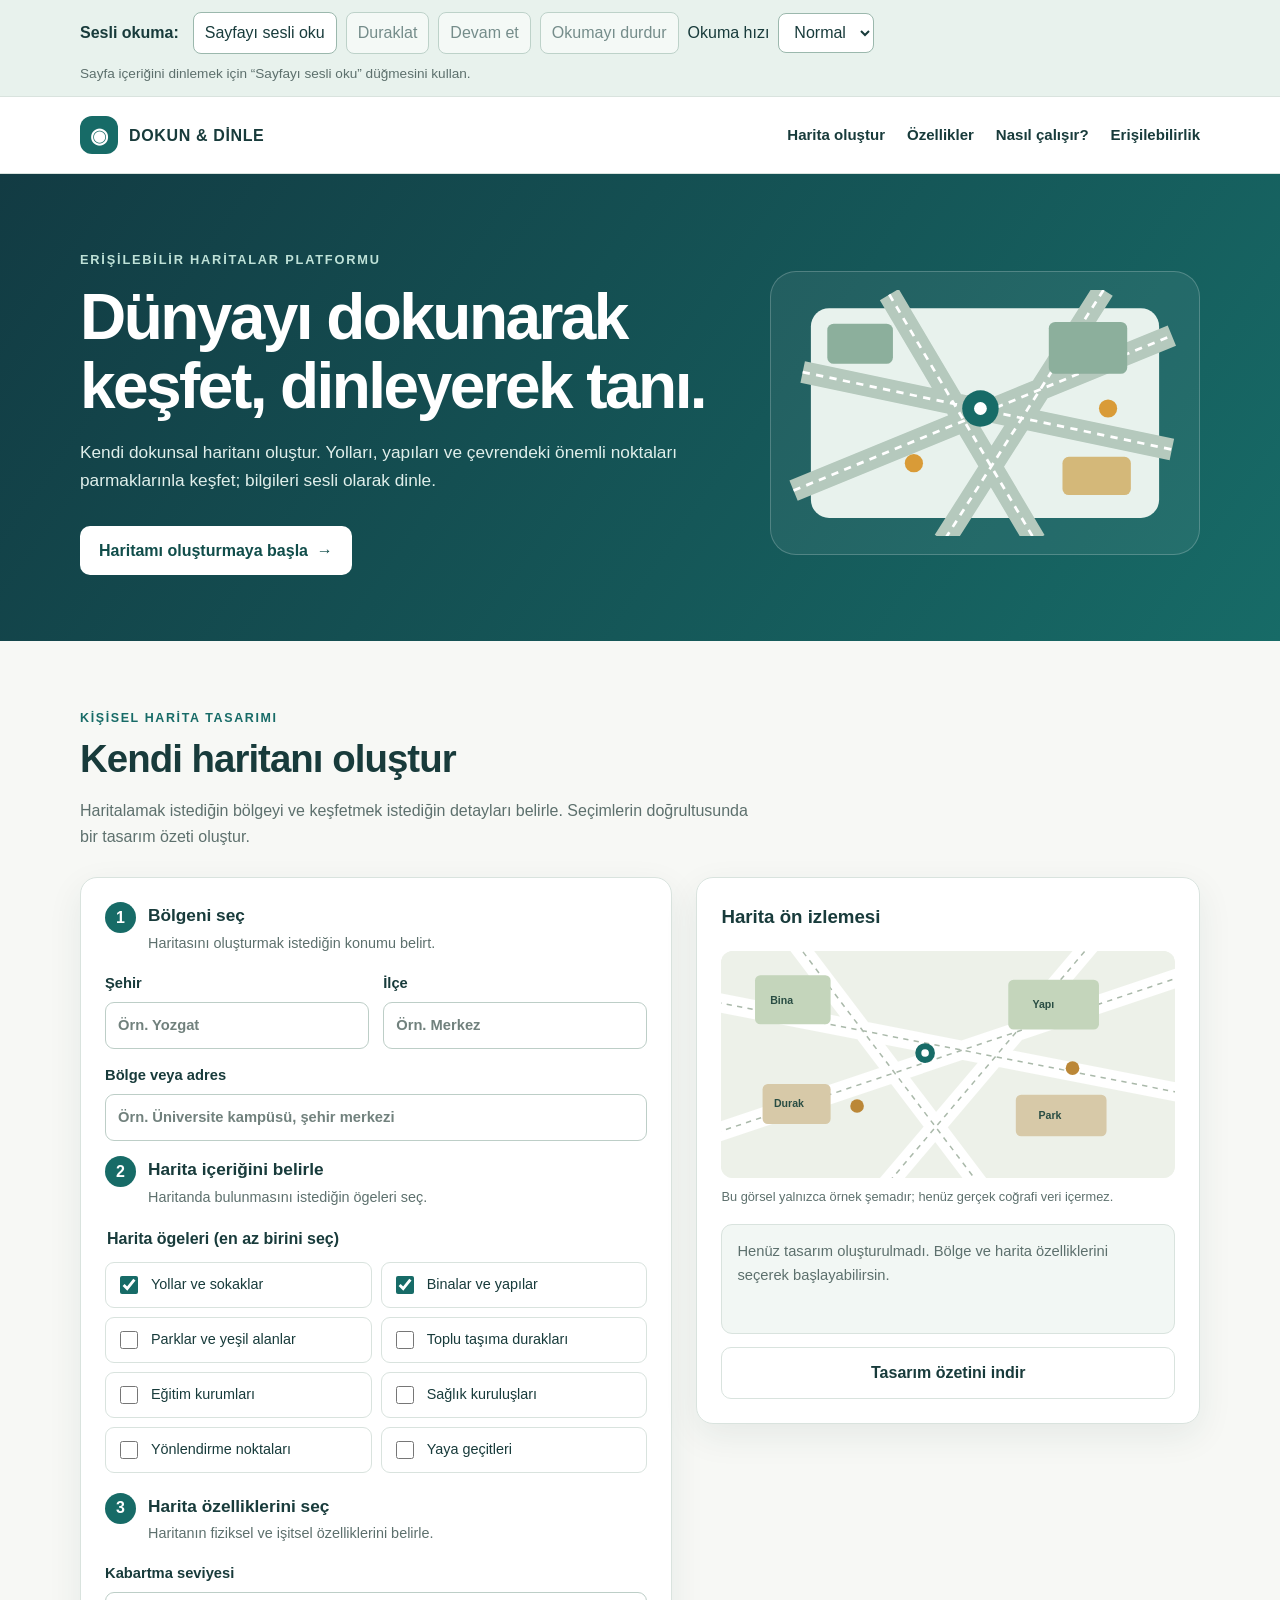
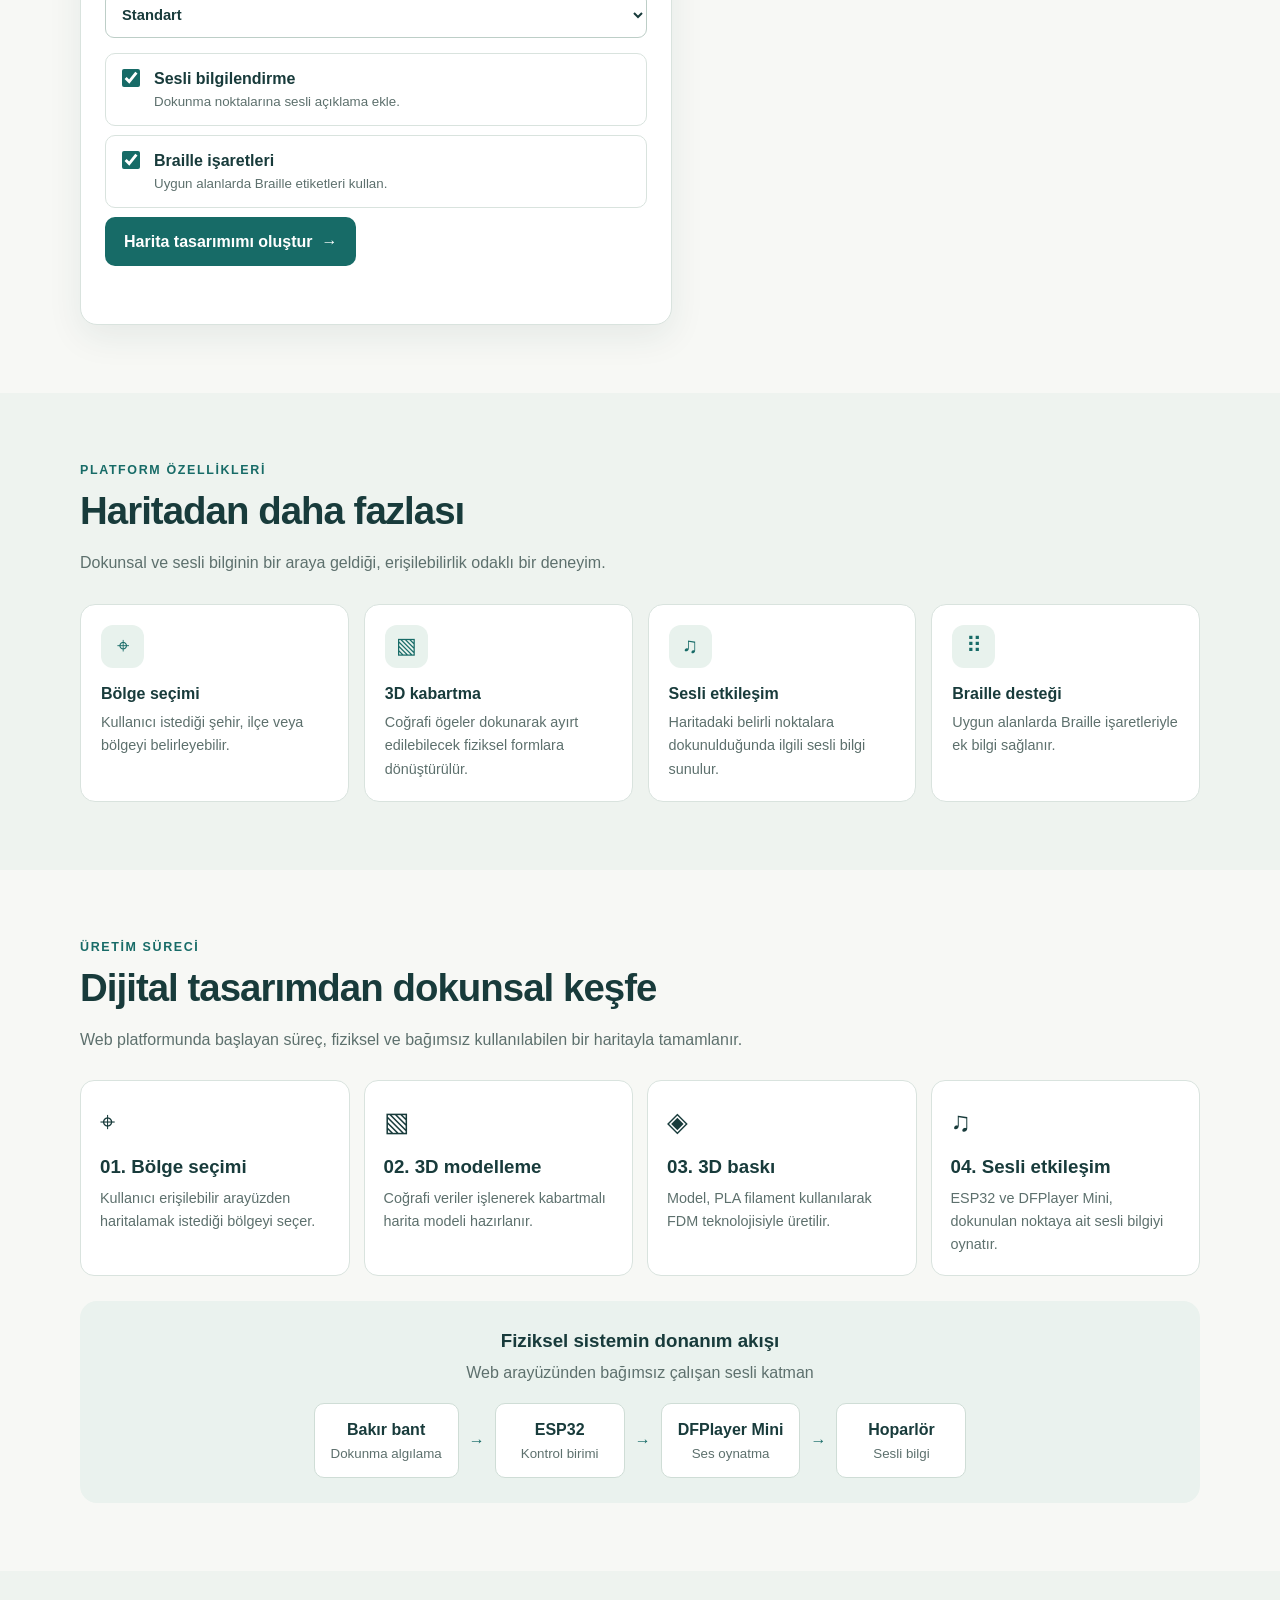
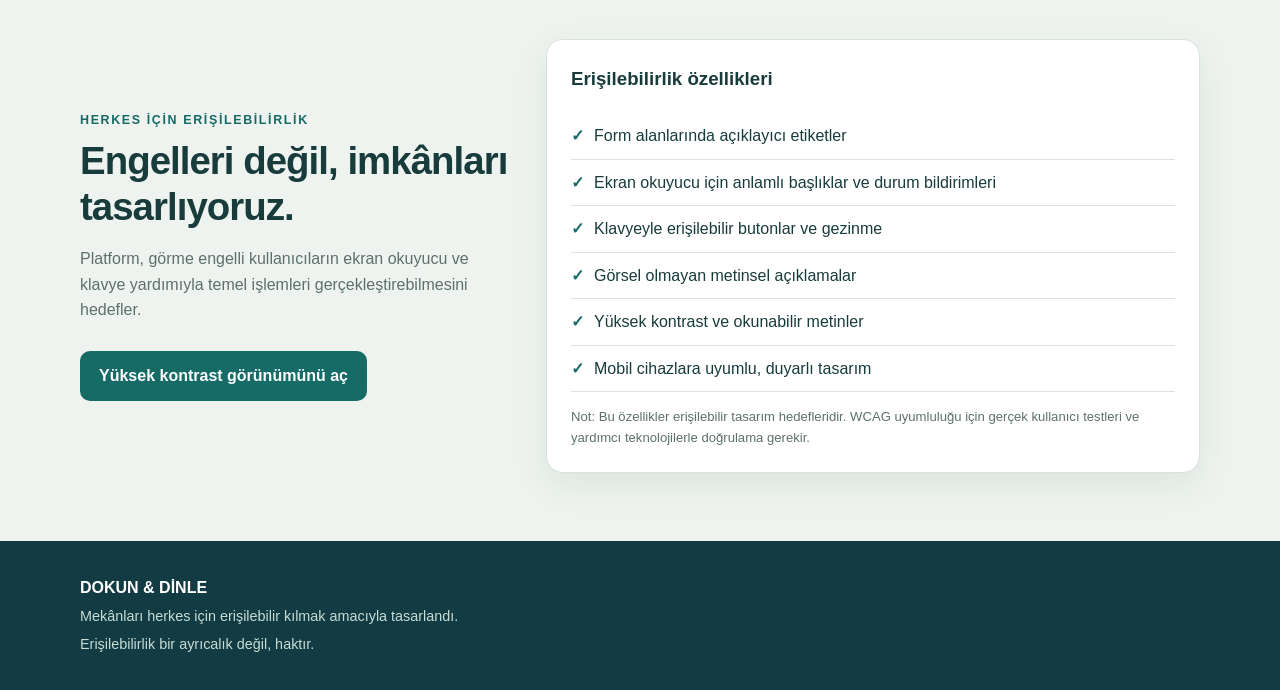
<file: frontend/dokun_ve_dinle_ekran_okuyucu.html>
<!DOCTYPE html>
<html lang="tr">
<head>
  <meta charset="UTF-8">
  <meta name="viewport" content="width=device-width, initial-scale=1.0">
  <meta name="description" content="Dokun & Dinle - erişilebilir dokunsal ve sesli harita oluşturma platformu.">
  <title>Dokun & Dinle | Erişilebilir Haritalar</title>
  <style>
    :root {
      --ink: #183b3b; --teal: #176b67; --teal-dark: #104d4a;
      --mint: #e8f2ed; --paper: #f7f8f5; --white: #fff;
      --muted: #5d706d; --line: #d9e3de; --gold: #d99b37;
      --shadow: 0 12px 35px rgba(24,59,59,.08);
    }
    * { box-sizing: border-box; }
    html { scroll-behavior: smooth; }
    body { margin: 0; font-family: Arial, Helvetica, sans-serif; color: var(--ink); background: var(--paper); line-height: 1.6; }
    a { color: inherit; }
    button, input, select { font: inherit; }
    button { cursor: pointer; }
    :focus-visible { outline: 3px solid var(--gold); outline-offset: 3px; }
    .skip-link { position: absolute; left: 12px; top: -60px; z-index: 100; background: #fff; padding: 10px 14px; border-radius: 8px; }
    .skip-link:focus { top: 12px; }
    .reader-toolbar { display:flex; flex-wrap:wrap; align-items:center; gap:9px; padding:12px max(20px, calc((100% - 1120px) / 2)); background:#e8f2ed; border-bottom:1px solid var(--line); }
    .reader-toolbar strong { margin-right:5px; }
    .reader-toolbar button, .reader-toolbar select { min-height:40px; border:1px solid #9bb8ad; border-radius:8px; background:#fff; color:var(--ink); padding:7px 11px; }
    .reader-toolbar button:disabled { opacity:.55; cursor:not-allowed; }
    .reader-status { flex-basis:100%; margin:0; color:var(--muted); font-size:.85rem; }
    .container { width: min(1120px, calc(100% - 40px)); margin: auto; }
    header { background: rgba(255,255,255,.95); border-bottom: 1px solid var(--line); position: sticky; top: 0; z-index: 10; }
    .nav { min-height: 76px; display: flex; align-items: center; justify-content: space-between; gap: 20px; }
    .brand { display: flex; align-items: center; gap: 11px; font-weight: 800; letter-spacing: .04em; text-decoration: none; }
    .brand-mark { display: grid; place-items: center; width: 38px; height: 38px; color: white; background: var(--teal); border-radius: 12px; font-size: 21px; }
    nav { display: flex; flex-wrap: wrap; gap: 22px; }
    nav a { text-decoration: none; font-size: .94rem; font-weight: 600; }
    nav a:hover { color: var(--teal); }
    .hero { padding: 76px 0 66px; color: white; background: linear-gradient(125deg, #123b43, #176b67); }
    .hero-grid { display: grid; grid-template-columns: 1.2fr .8fr; gap: 45px; align-items: center; }
    .eyebrow { color: #bfe2d8; font-size: .8rem; font-weight: 800; letter-spacing: .14em; text-transform: uppercase; }
    h1 { max-width: 720px; margin: 12px 0 18px; font-size: clamp(2.4rem, 5vw, 4.3rem); line-height: 1.08; letter-spacing: -.04em; }
    .hero p { max-width: 620px; color: #e0efeb; font-size: 1.08rem; }
    .button { display: inline-flex; align-items: center; justify-content: center; border: 0; border-radius: 10px; padding: 12px 19px; font-weight: 700; text-decoration: none; transition: transform .15s; }
    .button:hover { transform: translateY(-1px); }
    .button-light { color: var(--teal-dark); background: white; margin-top: 14px; }
    .button-primary { color: white; background: var(--teal); }
    .button-primary:hover { background: var(--teal-dark); }
    .button-outline { color: var(--ink); background: white; border: 1px solid var(--line); }
    .hero-art { min-height: 265px; display: grid; place-items: center; border: 1px solid #ffffff35; border-radius: 26px; background: #ffffff10; padding: 18px; }
    .hero-art svg { width: 100%; max-width: 400px; height: auto; }
    section { padding: 68px 0; }
    .section-head { max-width: 690px; margin-bottom: 28px; }
    .section-kicker { color: var(--teal); font-size: .78rem; font-weight: 800; letter-spacing: .13em; text-transform: uppercase; }
    h2 { margin: 7px 0 10px; font-size: clamp(1.8rem, 3vw, 2.6rem); line-height: 1.2; letter-spacing: -.025em; }
    .section-head p, .muted { color: var(--muted); }
    .builder-layout { display: grid; grid-template-columns: 1fr .85fr; gap: 24px; align-items: start; }
    .card { background: white; border: 1px solid var(--line); border-radius: 17px; padding: 24px; box-shadow: var(--shadow); }
    .step-title { display: flex; align-items: flex-start; gap: 12px; margin: 0 0 17px; }
    .step-number { flex: 0 0 31px; height: 31px; display: grid; place-items: center; border-radius: 50%; color: white; background: var(--teal); font-weight: 800; }
    .step-title h3 { margin: 0; font-size: 1.08rem; }
    .step-title p { margin: 2px 0 0; color: var(--muted); font-size: .9rem; }
    .form-grid { display: grid; grid-template-columns: 1fr 1fr; gap: 14px; }
    .field { display: block; margin-bottom: 15px; font-weight: 700; font-size: .92rem; }
    .field input, .field select { display: block; width: 100%; margin-top: 6px; border: 1px solid #bdcec7; border-radius: 9px; background: white; padding: 11px 12px; color: var(--ink); min-height: 46px; }
    .field input::placeholder { color: #71817d; }
    fieldset { border: 0; margin: 0 0 20px; padding: 0; }
    legend { font-weight: 700; margin-bottom: 10px; }
    .check-grid { display: grid; grid-template-columns: 1fr 1fr; gap: 9px; }
    .check-item { display: flex; gap: 10px; align-items: center; border: 1px solid var(--line); padding: 10px; border-radius: 9px; font-size: .9rem; cursor: pointer; }
    .check-item input { width: 18px; height: 18px; accent-color: var(--teal); }
    .option { display: flex; gap: 11px; align-items: flex-start; padding: 12px; border: 1px solid var(--line); border-radius: 10px; margin: 9px 0; }
    .option input { width: 18px; height: 18px; margin-top: 3px; accent-color: var(--teal); }
    .option small { display: block; color: var(--muted); }
    .status { min-height: 24px; color: var(--teal-dark); font-size: .9rem; margin: 10px 0 0; }
    .map-card { position: sticky; top: 95px; }
    .map-canvas { overflow: hidden; border-radius: 12px; background: #edf1e9; }
    .map-canvas svg { display: block; width: 100%; height: auto; }
    .map-caption { color: var(--muted); font-size: .8rem; margin: 9px 0 17px; }
    .summary { background: #f2f7f4; border: 1px solid var(--line); border-radius: 11px; padding: 15px; min-height: 110px; font-size: .92rem; }
    .summary ul { margin: 8px 0 0; padding-left: 20px; }
    .summary-empty { color: var(--muted); }
    .feature-grid { display: grid; grid-template-columns: repeat(4, 1fr); gap: 15px; }
    .feature-card { background: white; border: 1px solid var(--line); border-radius: 15px; padding: 20px; }
    .feature-icon { width: 43px; height: 43px; display: grid; place-items: center; border-radius: 12px; background: var(--mint); color: var(--teal); font-size: 1.35rem; }
    .feature-card h3 { margin: 13px 0 5px; font-size: 1rem; }
    .feature-card p { color: var(--muted); margin: 0; font-size: .9rem; }
    .process { display: grid; grid-template-columns: repeat(4, 1fr); gap: 14px; }
    .process-card { padding: 19px; border-radius: 14px; background: white; border: 1px solid var(--line); }
    .process-card .big { font-size: 1.7rem; }
    .process-card h3 { margin: 8px 0 5px; }
    .process-card p { margin: 0; color: var(--muted); font-size: .9rem; }
    .hardware { background: #eaf2ee; border-radius: 17px; padding: 25px; }
    .hardware-flow { display: flex; align-items: center; justify-content: center; flex-wrap: wrap; gap: 10px; margin-top: 18px; }
    .hardware-node { background: white; border: 1px solid #cfddd6; border-radius: 10px; padding: 13px 16px; text-align: center; min-width: 130px; font-weight: 700; }
    .hardware-node small { display: block; color: var(--muted); font-weight: 400; }
    .arrow { color: var(--teal); font-weight: 800; }
    .access-grid { display: grid; grid-template-columns: .8fr 1.2fr; gap: 30px; align-items: center; }
    .access-list { list-style: none; padding: 0; margin: 0; }
    .access-list li { padding: 10px 0; border-bottom: 1px solid var(--line); }
    .access-list li::before { content: "✓"; color: var(--teal); font-weight: 800; margin-right: 10px; }
    footer { background: #123b43; color: white; padding: 34px 0; }
    footer p { color: #c5dcd5; margin: 5px 0 0; font-size: .9rem; }
    .high-contrast { --ink: #000; --teal: #004b45; --teal-dark: #00352f; --paper: #fff; --muted: #222; --line: #555; --mint: #e4e4e4; }
    .high-contrast .hero { background: #000; }
    .high-contrast .card, .high-contrast .feature-card, .high-contrast .process-card { border: 2px solid #000; }
    @media (max-width: 850px) {
      .hero-grid, .builder-layout, .access-grid { grid-template-columns: 1fr; }
      .hero-art { min-height: 190px; }
      .map-card { position: static; }
      .feature-grid, .process { grid-template-columns: 1fr 1fr; }
    }
    @media (max-width: 560px) {
      .container { width: min(100% - 26px, 1120px); }
      .nav { padding: 12px 0; align-items: flex-start; flex-direction: column; }
      nav { gap: 12px; }
      .hero { padding: 48px 0; }
      section { padding: 48px 0; }
      .form-grid, .check-grid, .feature-grid, .process { grid-template-columns: 1fr; }
      .card { padding: 17px; }
      .hardware-flow { flex-direction: column; }
      .arrow { transform: rotate(90deg); }
    }
    @media (prefers-reduced-motion: reduce) {
      html { scroll-behavior: auto; }
      *, *::before, *::after { transition-duration: .01ms !important; animation-duration: .01ms !important; }
    }
  </style>
</head>
<body>
  <a class="skip-link" href="#main">Ana içeriğe geç</a>
  <div class="reader-toolbar" role="region" aria-label="Sesli okuma aracı">
    <strong>Sesli okuma:</strong>
    <button type="button" id="read-page">Sayfayı sesli oku</button>
    <button type="button" id="pause-reading" disabled>Duraklat</button>
    <button type="button" id="resume-reading" disabled>Devam et</button>
    <button type="button" id="stop-reading" disabled>Okumayı durdur</button>
    <label for="reading-rate">Okuma hızı</label>
    <select id="reading-rate" aria-label="Sesli okuma hızı">
      <option value="0.8">Yavaş</option>
      <option value="1" selected>Normal</option>
      <option value="1.2">Hızlı</option>
    </select>
    <p class="reader-status" id="reader-status" role="status" aria-live="polite">Sayfa içeriğini dinlemek için “Sayfayı sesli oku” düğmesini kullan.</p>
  </div>
  <header>
    <div class="container nav">
      <a class="brand" href="#" aria-label="Dokun ve Dinle ana sayfa">
        <span class="brand-mark" aria-hidden="true">◉</span><span>DOKUN &amp; DİNLE</span>
      </a>
      <nav aria-label="Ana menü">
        <a href="#olustur">Harita oluştur</a>
        <a href="#ozellikler">Özellikler</a>
        <a href="#surec">Nasıl çalışır?</a>
        <a href="#erisilebilirlik">Erişilebilirlik</a>
      </nav>
    </div>
  </header>

  <main id="main">
    <section class="hero">
      <div class="container hero-grid">
        <div>
          <div class="eyebrow">Erişilebilir haritalar platformu</div>
          <h1>Dünyayı dokunarak keşfet, dinleyerek tanı.</h1>
          <p>Kendi dokunsal haritanı oluştur. Yolları, yapıları ve çevrendeki önemli noktaları parmaklarınla keşfet; bilgileri sesli olarak dinle.</p>
          <a class="button button-light" href="#olustur">Haritamı oluşturmaya başla&nbsp; →</a>
        </div>
        <div class="hero-art" aria-label="Kabartmalı harita fikrini temsil eden çizim">
          <svg viewBox="0 0 430 270" role="img" aria-labelledby="map-title map-desc">
            <title id="map-title">Dokunsal harita illüstrasyonu</title>
            <desc id="map-desc">Yollar, binalar, parklar ve dokunma noktaları bulunan stilize harita.</desc>
            <rect x="24" y="20" width="382" height="230" rx="20" fill="#e8f2ed"/>
            <path d="M15 90 L420 175 M110 5 L270 275 M5 220 L420 50 M345 0 L170 275" stroke="#b5c9bd" stroke-width="24" fill="none"/>
            <path d="M15 90 L420 175 M110 5 L270 275 M5 220 L420 50 M345 0 L170 275" stroke="#fff" stroke-width="3" stroke-dasharray="8 7" fill="none"/>
            <rect x="42" y="37" width="72" height="44" rx="7" fill="#8caf9c"/>
            <rect x="285" y="35" width="86" height="57" rx="7" fill="#8caf9c"/>
            <rect x="300" y="183" width="75" height="42" rx="7" fill="#d4b879"/>
            <circle cx="210" cy="130" r="20" fill="#176b67"/><circle cx="210" cy="130" r="7" fill="#fff"/>
            <circle cx="137" cy="190" r="10" fill="#d99b37"/><circle cx="350" cy="130" r="10" fill="#d99b37"/>
          </svg>
        </div>
      </div>
    </section>

    <section id="olustur">
      <div class="container">
        <div class="section-head">
          <div class="section-kicker">Kişisel harita tasarımı</div>
          <h2>Kendi haritanı oluştur</h2>
          <p>Haritalamak istediğin bölgeyi ve keşfetmek istediğin detayları belirle. Seçimlerin doğrultusunda bir tasarım özeti oluştur.</p>
        </div>
        <div class="builder-layout">
          <form class="card" id="map-form">
            <div class="step-title">
              <span class="step-number" aria-hidden="true">1</span>
              <div><h3>Bölgeni seç</h3><p>Haritasını oluşturmak istediğin konumu belirt.</p></div>
            </div>
            <div class="form-grid">
              <label class="field" for="city">Şehir
                <input id="city" name="city" autocomplete="address-level1" placeholder="Örn. Yozgat" required>
              </label>
              <label class="field" for="district">İlçe
                <input id="district" name="district" autocomplete="address-level2" placeholder="Örn. Merkez">
              </label>
            </div>
            <label class="field" for="area">Bölge veya adres
              <input id="area" name="area" placeholder="Örn. Üniversite kampüsü, şehir merkezi" required>
            </label>

            <div class="step-title">
              <span class="step-number" aria-hidden="true">2</span>
              <div><h3>Harita içeriğini belirle</h3><p>Haritanda bulunmasını istediğin ögeleri seç.</p></div>
            </div>
            <fieldset>
              <legend>Harita ögeleri (en az birini seç)</legend>
              <div class="check-grid">
                <label class="check-item"><input type="checkbox" name="feature" value="Yollar ve sokaklar" checked> Yollar ve sokaklar</label>
                <label class="check-item"><input type="checkbox" name="feature" value="Binalar ve yapılar" checked> Binalar ve yapılar</label>
                <label class="check-item"><input type="checkbox" name="feature" value="Parklar ve yeşil alanlar"> Parklar ve yeşil alanlar</label>
                <label class="check-item"><input type="checkbox" name="feature" value="Toplu taşıma durakları"> Toplu taşıma durakları</label>
                <label class="check-item"><input type="checkbox" name="feature" value="Eğitim kurumları"> Eğitim kurumları</label>
                <label class="check-item"><input type="checkbox" name="feature" value="Sağlık kuruluşları"> Sağlık kuruluşları</label>
                <label class="check-item"><input type="checkbox" name="feature" value="Önemli yönlendirme noktaları"> Yönlendirme noktaları</label>
                <label class="check-item"><input type="checkbox" name="feature" value="Yaya geçitleri"> Yaya geçitleri</label>
              </div>
            </fieldset>

            <div class="step-title">
              <span class="step-number" aria-hidden="true">3</span>
              <div><h3>Harita özelliklerini seç</h3><p>Haritanın fiziksel ve işitsel özelliklerini belirle.</p></div>
            </div>
            <label class="field" for="relief">Kabartma seviyesi
              <select id="relief" name="relief">
                <option value="Standart kabartma">Standart</option>
                <option value="Belirgin kabartma">Belirgin</option>
                <option value="Yüksek kabartma">Yüksek</option>
              </select>
            </label>
            <label class="option">
              <input type="checkbox" id="audio" checked>
              <span><strong>Sesli bilgilendirme</strong><small>Dokunma noktalarına sesli açıklama ekle.</small></span>
            </label>
            <label class="option">
              <input type="checkbox" id="braille" checked>
              <span><strong>Braille işaretleri</strong><small>Uygun alanlarda Braille etiketleri kullan.</small></span>
            </label>
            <button class="button button-primary" type="submit">Harita tasarımımı oluştur&nbsp; →</button>
            <p class="status" id="form-status" role="status" aria-live="polite"></p>
          </form>

          <aside class="card map-card" aria-label="Harita tasarım ön izlemesi">
            <h3 style="margin-top:0">Harita ön izlemesi</h3>
            <div class="map-canvas">
              <svg viewBox="0 0 600 300" role="img" aria-labelledby="preview-title preview-desc">
                <title id="preview-title">Örnek dokunsal harita görünümü</title>
                <desc id="preview-desc">Yollar, binalar, park ve işaretlenmiş konumlar içeren örnek şema. Gerçek harita verisi değildir.</desc>
                <rect width="600" height="300" fill="#edf1e9"/>
                <path d="M-20 65 L620 190 M100 -10 L350 320 M-20 245 L620 30 M490 -10 L210 320" stroke="#fff" stroke-width="25" fill="none"/>
                <path d="M-20 65 L620 190 M100 -10 L350 320 M-20 245 L620 30 M490 -10 L210 320" stroke="#aab9aa" stroke-width="2" stroke-dasharray="7 7" fill="none"/>
                <rect x="45" y="32" width="100" height="65" rx="7" fill="#c4d5bb"/>
                <rect x="380" y="38" width="120" height="66" rx="7" fill="#c4d5bb"/>
                <rect x="390" y="190" width="120" height="55" rx="7" fill="#d7c9a8"/>
                <rect x="55" y="176" width="90" height="53" rx="7" fill="#d7c9a8"/>
                <circle cx="270" cy="135" r="13" fill="#176b67"/><circle cx="270" cy="135" r="5" fill="white"/>
                <circle cx="180" cy="205" r="9" fill="#bb8737"/><circle cx="465" cy="155" r="9" fill="#bb8737"/>
                <g font-size="14" fill="#294d43" font-weight="600"><text x="65" y="70">Bina</text><text x="412" y="76">Yapı</text><text x="420" y="222">Park</text><text x="70" y="207">Durak</text></g>
              </svg>
            </div>
            <p class="map-caption">Bu görsel yalnızca örnek şemadır; henüz gerçek coğrafi veri içermez.</p>
            <div class="summary" id="summary" aria-live="polite">
              <span class="summary-empty">Henüz tasarım oluşturulmadı. Bölge ve harita özelliklerini seçerek başlayabilirsin.</span>
            </div>
            <button class="button button-outline" id="download" type="button" disabled style="width:100%;margin-top:13px">Tasarım özetini indir</button>
          </aside>
        </div>
      </div>
    </section>

    <section id="ozellikler" style="background:#eef3ef">
      <div class="container">
        <div class="section-head">
          <div class="section-kicker">Platform özellikleri</div>
          <h2>Haritadan daha fazlası</h2>
          <p>Dokunsal ve sesli bilginin bir araya geldiği, erişilebilirlik odaklı bir deneyim.</p>
        </div>
        <div class="feature-grid">
          <article class="feature-card"><div class="feature-icon" aria-hidden="true">⌖</div><h3>Bölge seçimi</h3><p>Kullanıcı istediği şehir, ilçe veya bölgeyi belirleyebilir.</p></article>
          <article class="feature-card"><div class="feature-icon" aria-hidden="true">▧</div><h3>3D kabartma</h3><p>Coğrafi ögeler dokunarak ayırt edilebilecek fiziksel formlara dönüştürülür.</p></article>
          <article class="feature-card"><div class="feature-icon" aria-hidden="true">♫</div><h3>Sesli etkileşim</h3><p>Haritadaki belirli noktalara dokunulduğunda ilgili sesli bilgi sunulur.</p></article>
          <article class="feature-card"><div class="feature-icon" aria-hidden="true">⠿</div><h3>Braille desteği</h3><p>Uygun alanlarda Braille işaretleriyle ek bilgi sağlanır.</p></article>
        </div>
      </div>
    </section>

    <section id="surec">
      <div class="container">
        <div class="section-head">
          <div class="section-kicker">Üretim süreci</div>
          <h2>Dijital tasarımdan dokunsal keşfe</h2>
          <p>Web platformunda başlayan süreç, fiziksel ve bağımsız kullanılabilen bir haritayla tamamlanır.</p>
        </div>
        <div class="process">
          <article class="process-card"><div class="big" aria-hidden="true">⌖</div><h3>01. Bölge seçimi</h3><p>Kullanıcı erişilebilir arayüzden haritalamak istediği bölgeyi seçer.</p></article>
          <article class="process-card"><div class="big" aria-hidden="true">▧</div><h3>02. 3D modelleme</h3><p>Coğrafi veriler işlenerek kabartmalı harita modeli hazırlanır.</p></article>
          <article class="process-card"><div class="big" aria-hidden="true">◈</div><h3>03. 3D baskı</h3><p>Model, PLA filament kullanılarak FDM teknolojisiyle üretilir.</p></article>
          <article class="process-card"><div class="big" aria-hidden="true">♫</div><h3>04. Sesli etkileşim</h3><p>ESP32 ve DFPlayer Mini, dokunulan noktaya ait sesli bilgiyi oynatır.</p></article>
        </div>
        <div class="hardware" style="margin-top:25px">
          <h3 style="margin:0;text-align:center">Fiziksel sistemin donanım akışı</h3>
          <p class="muted" style="text-align:center;margin:4px 0 0">Web arayüzünden bağımsız çalışan sesli katman</p>
          <div class="hardware-flow" aria-label="Bakır bant, ESP32, DFPlayer Mini ve hoparlör sıralaması">
            <div class="hardware-node">Bakır bant<small>Dokunma algılama</small></div><span class="arrow" aria-hidden="true">→</span>
            <div class="hardware-node">ESP32<small>Kontrol birimi</small></div><span class="arrow" aria-hidden="true">→</span>
            <div class="hardware-node">DFPlayer Mini<small>Ses oynatma</small></div><span class="arrow" aria-hidden="true">→</span>
            <div class="hardware-node">Hoparlör<small>Sesli bilgi</small></div>
          </div>
        </div>
      </div>
    </section>

    <section id="erisilebilirlik" style="background:#eef3ef">
      <div class="container access-grid">
        <div class="section-head" style="margin:0">
          <div class="section-kicker">Herkes için erişilebilirlik</div>
          <h2>Engelleri değil, imkânları tasarlıyoruz.</h2>
          <p>Platform, görme engelli kullanıcıların ekran okuyucu ve klavye yardımıyla temel işlemleri gerçekleştirebilmesini hedefler.</p>
          <button type="button" class="button button-primary" id="contrast-toggle" aria-pressed="false" style="margin-top:12px">Yüksek kontrast görünümünü aç</button>
        </div>
        <div class="card">
          <h3 style="margin-top:0">Erişilebilirlik özellikleri</h3>
          <ul class="access-list">
            <li>Form alanlarında açıklayıcı etiketler</li>
            <li>Ekran okuyucu için anlamlı başlıklar ve durum bildirimleri</li>
            <li>Klavyeyle erişilebilir butonlar ve gezinme</li>
            <li>Görsel olmayan metinsel açıklamalar</li>
            <li>Yüksek kontrast ve okunabilir metinler</li>
            <li>Mobil cihazlara uyumlu, duyarlı tasarım</li>
          </ul>
          <p class="muted" style="font-size:.82rem;margin-bottom:0">Not: Bu özellikler erişilebilir tasarım hedefleridir. WCAG uyumluluğu için gerçek kullanıcı testleri ve yardımcı teknolojilerle doğrulama gerekir.</p>
        </div>
      </div>
    </section>
  </main>

  <footer>
    <div class="container">
      <strong>DOKUN &amp; DİNLE</strong>
      <p>Mekânları herkes için erişilebilir kılmak amacıyla tasarlandı.</p>
      <p>Erişilebilirlik bir ayrıcalık değil, haktır.</p>
    </div>
  </footer>

  <script>
    "use strict";

    const form = document.getElementById("map-form");
    const status = document.getElementById("form-status");
    const summary = document.getElementById("summary");
    const downloadButton = document.getElementById("download");
    const contrastButton = document.getElementById("contrast-toggle");
    const readPageButton = document.getElementById("read-page");
    const pauseReadingButton = document.getElementById("pause-reading");
    const resumeReadingButton = document.getElementById("resume-reading");
    const stopReadingButton = document.getElementById("stop-reading");
    const readingRate = document.getElementById("reading-rate");
    const readerStatus = document.getElementById("reader-status");
    let currentSummary = "";

    const speechSupported = "speechSynthesis" in window && "SpeechSynthesisUtterance" in window;
    let pageUtterance = null;

    if (!speechSupported) {
      readPageButton.disabled = true;
      readerStatus.textContent = "Bu tarayıcı sesli okuma özelliğini desteklemiyor. NVDA veya VoiceOver gibi bir ekran okuyucu kullanabilirsin.";
    }

    function updateReaderButtons(isReading) {
      pauseReadingButton.disabled = !isReading;
      resumeReadingButton.disabled = !isReading;
      stopReadingButton.disabled = !isReading;
    }

    readPageButton.addEventListener("click", function () {
      if (!speechSupported) return;
      window.speechSynthesis.cancel();
      const mainContent = document.getElementById("main").innerText;
      pageUtterance = new SpeechSynthesisUtterance(mainContent);
      pageUtterance.lang = "tr-TR";
      pageUtterance.rate = Number(readingRate.value);
      pageUtterance.onstart = function () {
        readerStatus.textContent = "Sayfa sesli okunuyor.";
        updateReaderButtons(true);
      };
      pageUtterance.onend = function () {
        readerStatus.textContent = "Sayfanın okunması tamamlandı.";
        updateReaderButtons(false);
      };
      pageUtterance.onerror = function () {
        readerStatus.textContent = "Sesli okuma sırasında bir sorun oluştu.";
        updateReaderButtons(false);
      };
      window.speechSynthesis.speak(pageUtterance);
      readerStatus.textContent = "Sesli okuma başlatılıyor.";
      updateReaderButtons(true);
    });

    pauseReadingButton.addEventListener("click", function () {
      if (speechSupported && window.speechSynthesis.speaking) {
        window.speechSynthesis.pause();
        readerStatus.textContent = "Sesli okuma duraklatıldı.";
      }
    });

    resumeReadingButton.addEventListener("click", function () {
      if (speechSupported && window.speechSynthesis.paused) {
        window.speechSynthesis.resume();
        readerStatus.textContent = "Sesli okumaya devam ediliyor.";
      }
    });

    stopReadingButton.addEventListener("click", function () {
      if (speechSupported) window.speechSynthesis.cancel();
      readerStatus.textContent = "Sesli okuma durduruldu.";
      updateReaderButtons(false);
    });

    form.addEventListener("submit", function (event) {
      event.preventDefault();

      const city = document.getElementById("city").value.trim();
      const district = document.getElementById("district").value.trim();
      const area = document.getElementById("area").value.trim();
      const features = Array.from(document.querySelectorAll('input[name="feature"]:checked'))
        .map((input) => input.value);

      if (!city || !area) {
        status.textContent = "Lütfen şehir ve bölge bilgilerini doldur.";
        return;
      }
      if (features.length === 0) {
        status.textContent = "Lütfen en az bir harita ögesi seç.";
        return;
      }

      const relief = document.getElementById("relief").value;
      const audio = document.getElementById("audio").checked;
      const braille = document.getElementById("braille").checked;

      const lines = [
        "DOKUN & DİNLE – HARİTA TASARIM ÖZETİ",
        "Şehir: " + city,
        "İlçe: " + (district || "Belirtilmedi"),
        "Bölge: " + area,
        "Harita ögeleri: " + features.join(", "),
        "Kabartma: " + relief,
        "Sesli bilgilendirme: " + (audio ? "Evet" : "Hayır"),
        "Braille: " + (braille ? "Evet" : "Hayır"),
        "Üretim yaklaşımı: FDM 3D baskı ve PLA filament",
        "Donanım: ESP32, bakır bant, DFPlayer Mini ve hoparlör",
        "",
        "Not: Bu özet tasarım gereksinimlerini içerir. Gerçek harita verisi, 3D model ve ses dosyaları ayrıca hazırlanmalıdır."
      ];
      currentSummary = lines.join("\n");

      summary.replaceChildren();
      const title = document.createElement("strong");
      title.textContent = "Tasarım özeti oluşturuldu";
      const location = document.createElement("p");
      location.textContent = city + (district ? ", " + district : "") + " – " + area;
      const list = document.createElement("ul");
      [...features, relief, audio ? "Sesli bilgilendirme açık" : "Sesli bilgilendirme kapalı",
        braille ? "Braille işaretleri açık" : "Braille işaretleri kapalı"].forEach((item) => {
        const li = document.createElement("li");
        li.textContent = item;
        list.appendChild(li);
      });
      summary.append(title, location, list);
      status.textContent = "Tasarım özeti başarıyla oluşturuldu. İstersen özeti indirebilirsin.";
      downloadButton.disabled = false;
    });

    downloadButton.addEventListener("click", function () {
      if (!currentSummary) return;
      const blob = new Blob(["\uFEFF" + currentSummary], { type: "text/plain;charset=utf-8" });
      const url = URL.createObjectURL(blob);
      const link = document.createElement("a");
      link.href = url;
      link.download = "dokun-dinle-harita-tasarimi.txt";
      document.body.appendChild(link);
      link.click();
      link.remove();
      URL.revokeObjectURL(url);
    });

    contrastButton.addEventListener("click", function () {
      const enabled = contrastButton.getAttribute("aria-pressed") !== "true";
      document.body.classList.toggle("high-contrast", enabled);
      contrastButton.setAttribute("aria-pressed", String(enabled));
      contrastButton.textContent = enabled
        ? "Normal görünüme dön"
        : "Yüksek kontrast görünümünü aç";
    });
  </script>
</body>
</html>
</file>
